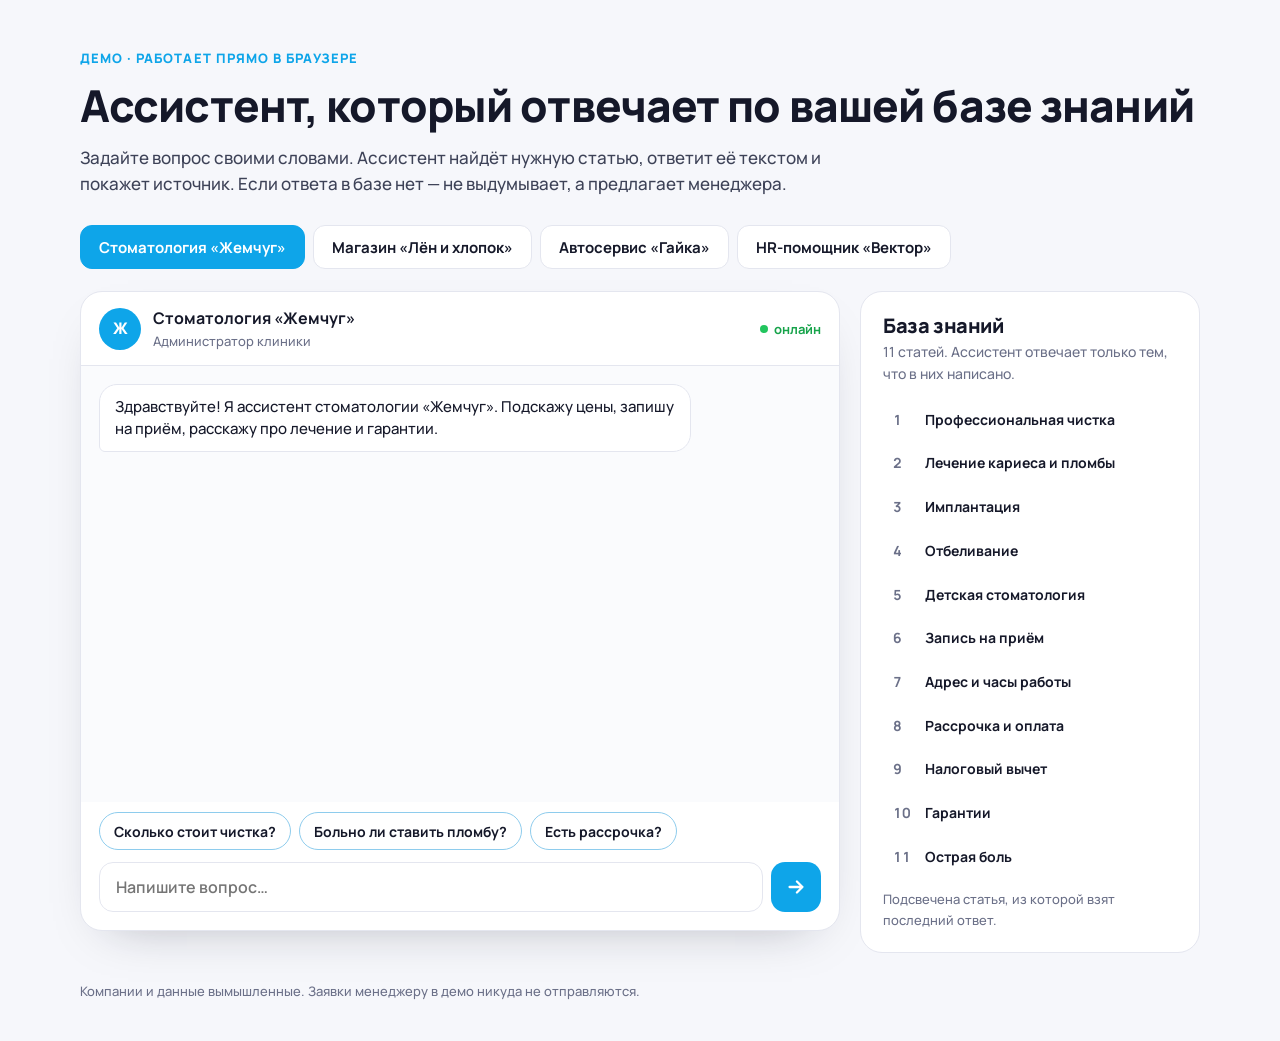
<file: index.html>
<!doctype html>
<html lang="ru">
<head>
    <meta charset="utf-8">
    <meta name="viewport" content="width=device-width, initial-scale=1">
    <title>Ассистенты по базе знаний — демо</title>
    <meta name="description" content="Онлайн-ассистенты, которые отвечают клиентам и сотрудникам по базе знаний компании и честно зовут менеджера, если ответа нет.">
    <link rel="preconnect" href="https://fonts.googleapis.com">
    <link rel="preconnect" href="https://fonts.gstatic.com" crossorigin>
    <link href="https://fonts.googleapis.com/css2?family=Manrope:wght@500;600;700;800&display=swap" rel="stylesheet">
    <link rel="stylesheet" href="styles.css">
</head>
<body>
<header class="top">
    <div class="wrap">
        <p class="eyebrow">Демо · работает прямо в браузере</p>
        <h1>Ассистент, который отвечает по&nbsp;вашей базе знаний</h1>
        <p class="lead">Задайте вопрос своими словами. Ассистент найдёт нужную статью, ответит её текстом и покажет источник. Если ответа в базе нет — не выдумывает, а предлагает менеджера.</p>
    </div>
</header>

<main class="wrap">
    <nav class="tabs" role="tablist" aria-label="Компании" id="tabs"></nav>
    <div class="layout">
        <section class="chat" aria-label="Чат с ассистентом">
            <div class="chat__head">
                <span class="ava" id="ava" aria-hidden="true"></span>
                <span><b id="botName"></b><small id="botRole"></small></span>
                <span class="online">онлайн</span>
            </div>
            <div class="chat__log" id="log" aria-live="polite"></div>
            <div class="chat__chips" id="chips"></div>
            <form class="chat__form" id="form">
                <label class="sr" for="input">Ваш вопрос</label>
                <input id="input" autocomplete="off" placeholder="Напишите вопрос…">
                <button type="submit" aria-label="Отправить"><svg viewBox="0 0 24 24" aria-hidden="true"><path d="M5 12h14M13 6l6 6-6 6"/></svg></button>
            </form>
        </section>
        <aside class="kb" aria-label="База знаний">
            <h2>База знаний</h2>
            <p class="muted" id="kbInfo"></p>
            <ol id="kbList"></ol>
            <p class="kb__note">Подсвечена статья, из которой взят последний ответ.</p>
        </aside>
    </div>
</main>

<footer class="foot wrap">Компании и данные вымышленные. Заявки менеджеру в демо никуда не отправляются.</footer>

<script src="assistant.js"></script>
<script src="app.js"></script>
</body>
</html>
</file>
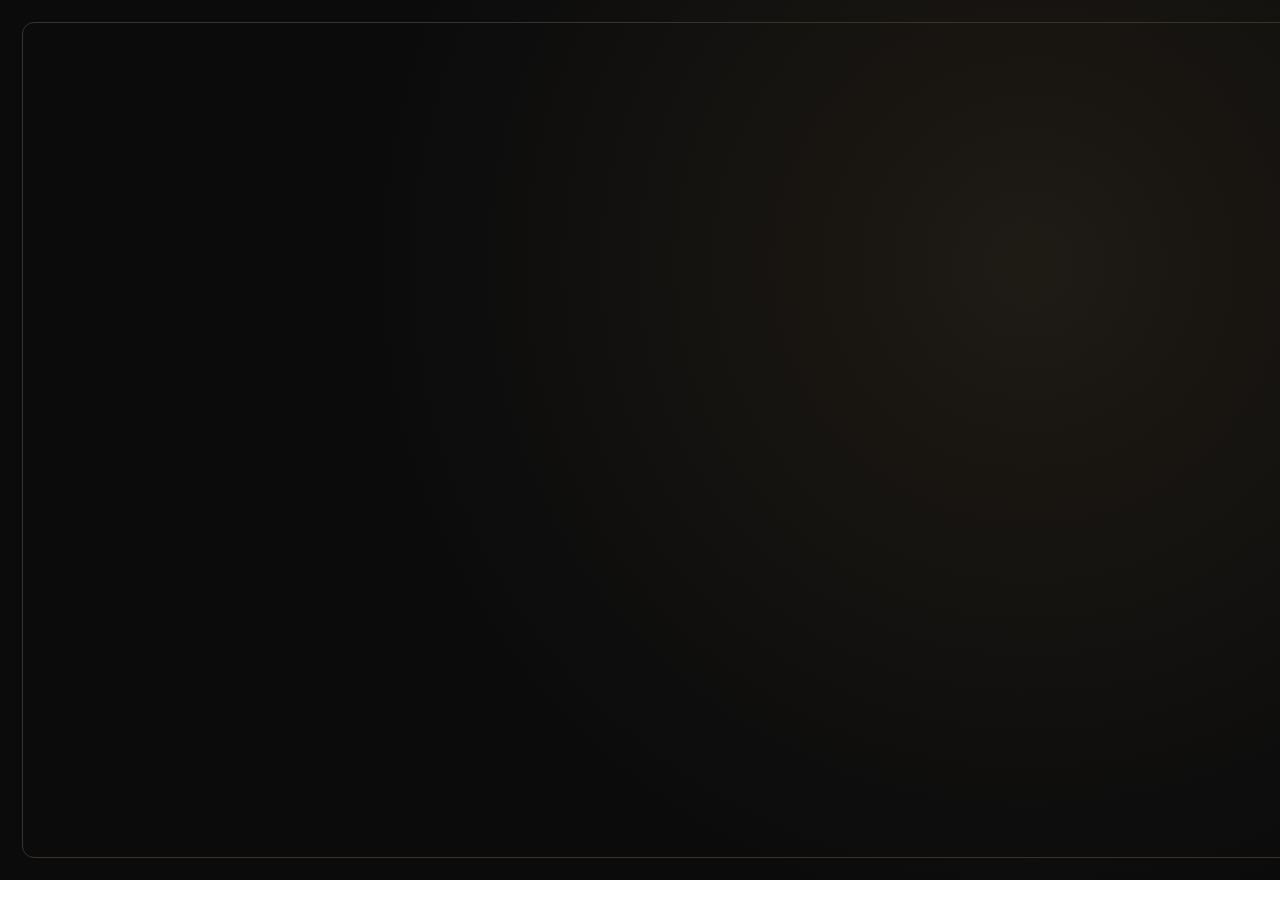
<file: render/card.html>
<!doctype html>
<html lang="ru">
<head>
<meta charset="utf-8">
<link href="https://fonts.googleapis.com/css2?family=Playfair+Display:ital,wght@0,700;1,700&family=Manrope:wght@500;600;700;800&display=swap" rel="stylesheet">
<style>
    * { box-sizing: border-box; margin: 0; }
    body { font-family: Manrope, sans-serif; }
    .card { position: relative; width: 1320px; height: 880px; overflow: hidden; display: grid; grid-template-columns: 430px 1fr; gap: 50px; align-items: center; padding: 0 0 0 80px; color: #f4efe6;
        background: radial-gradient(circle at 78% 30%, rgba(201, 163, 92, .1), transparent 55%), #0b0b0c; }
    .card { isolation: isolate; }
    .card::before { content: ""; position: absolute; z-index: -1; inset: 22px; border: 1px solid #3a3326; border-radius: 12px; pointer-events: none; }
    .tag { display: inline-flex; align-items: center; gap: 14px; font-weight: 700; font-size: 17px; letter-spacing: .16em; text-transform: uppercase; color: #c9a35c; }
    .tag i { order: 1; width: 48px; height: 1px; background: #c9a35c; }
    h1 { font: 700 50px/1.06 'Playfair Display', Georgia, serif; color: #f4efe6; margin: 26px 0 16px; }
    h1 em { font-style: italic; color: #c9a35c; }
    .sub { font-size: 20px; color: #9c968c; font-weight: 600; }
    ul { list-style: none; padding: 0; margin-top: 30px; display: grid; gap: 13px; }
    li { display: flex; align-items: center; gap: 12px; font-size: 20px; font-weight: 700; color: #f4efe6; }
    li::before { content: ""; width: 26px; height: 26px; flex: none; border-radius: 50%; background: #c9a35c url("data:image/svg+xml,%3Csvg xmlns='http://www.w3.org/2000/svg' viewBox='0 0 24 24' fill='none' stroke='%231a1408' stroke-width='3.5' stroke-linecap='round'%3E%3Cpath d='M20 6 9 17l-5-5'/%3E%3C/svg%3E") center / 14px no-repeat; }
    .badge { display: inline-block; margin-top: 30px; padding: 12px 18px; border-radius: 14px; border: 1px solid rgba(201, 163, 92, .5); font-size: 16px; font-weight: 700; color: #9c968c; }
    .badge b { color: #f4efe6; }
    .win { width: 760px; max-height: 820px; border-radius: 20px 0 0 0; overflow: hidden; background: #f6f7fb;
        box-shadow: 0 40px 80px -30px rgba(0,0,0,.75); border: 10px solid #f6f7fb; border-right: 0; border-bottom: 0; }
</style>
</head>
<body>
<div class="card" id="card"></div>
<script>
    window.renderCard = (m) => {
        document.documentElement.style.setProperty('--a', m.accent);
        document.getElementById('card').innerHTML = `
            <div>
                <span class="tag"><i></i>${m.tag}</span>
                <h1>${m.title}</h1>
                <p class="sub">${m.sub}</p>
                <ul>${m.features.map((f) => `<li>${f}</li>`).join('')}</ul>
                ${m.badge ? `<p class="badge">${m.badge}</p>` : ''}
            </div>
            <div class="win"><img src="${m.image}" style="display:block;width:${m.width || 750}px" alt=""></div>`;
    };
</script>
</body>
</html>
</file>
<file: styles.css>
:root {
    --bg: #f6f7fb;
    --card: #fff;
    --ink: #151829;
    --text: #3d4257;
    --muted: #6b7088;
    --line: #e4e6ef;
    --c: #0ea5e9; /* цвет текущей компании, задаётся из базы */
}
* { box-sizing: border-box; }
body { margin: 0; font: 500 16px/1.55 Manrope, system-ui, sans-serif; color: var(--text); background: var(--bg); }
h1, h2 { color: var(--ink); margin: 0; letter-spacing: -.02em; line-height: 1.15; text-wrap: balance; }
h1 { font-size: clamp(28px, 4vw, 44px); font-weight: 800; }
h2 { font-size: 20px; font-weight: 800; }
p { margin: 0; }
.wrap { width: min(1120px, 100% - 32px); margin-inline: auto; }
.muted { color: var(--muted); }
.sr { position: absolute; width: 1px; height: 1px; overflow: hidden; clip: rect(0 0 0 0); }
:focus-visible { outline: 3px solid var(--c); outline-offset: 2px; border-radius: 8px; }

.top { padding: 48px 0 28px; }
.eyebrow { font-size: 13px; font-weight: 800; letter-spacing: .08em; text-transform: uppercase; color: var(--c); margin-bottom: 12px; }
.lead { margin-top: 14px; max-width: 46em; font-size: 17px; }

.tabs { display: flex; gap: 8px; overflow-x: auto; padding-bottom: 4px; margin-bottom: 18px; }
.tabs button { flex: none; min-height: 44px; padding: 0 18px; border: 1.5px solid var(--line); border-radius: 12px; background: var(--card); color: var(--ink); font: 700 15px Manrope, sans-serif; cursor: pointer; transition: .2s; }
.tabs button[aria-selected=true] { background: var(--c); border-color: var(--c); color: #fff; }

.layout { display: grid; grid-template-columns: 1fr 340px; gap: 20px; align-items: start; }

.chat { display: flex; flex-direction: column; height: 640px; background: var(--card); border: 1px solid var(--line); border-radius: 22px; overflow: hidden; box-shadow: 0 20px 50px -30px rgba(21, 24, 41, .35); }
.chat__head { display: flex; align-items: center; gap: 12px; padding: 14px 18px; border-bottom: 1px solid var(--line); }
.chat__head b { display: block; color: var(--ink); }
.chat__head small { display: block; color: var(--muted); font-size: 13px; }
.ava { display: grid; place-items: center; flex: none; width: 42px; height: 42px; border-radius: 50%; background: var(--c); color: #fff; font-weight: 800; }
.online { margin-left: auto; font-size: 13px; font-weight: 700; color: #16a34a; display: inline-flex; align-items: center; gap: 6px; }
.online::before { content: ""; width: 8px; height: 8px; border-radius: 50%; background: #22c55e; }

.chat__log { flex: 1; overflow-y: auto; padding: 18px; display: flex; flex-direction: column; gap: 10px; background: #fafbfd; }
.msg { max-width: 82%; padding: 11px 15px; border-radius: 18px; font-size: 15px; line-height: 1.45; animation: pop .2s ease-out; }
.msg--bot { align-self: flex-start; background: var(--card); border: 1px solid var(--line); border-bottom-left-radius: 6px; color: var(--ink); }
.msg--me { align-self: flex-end; background: var(--c); color: #fff; border-bottom-right-radius: 6px; }
.msg__src { display: block; margin-top: 8px; padding-top: 8px; border-top: 1px dashed var(--line); font-size: 12px; font-weight: 700; color: var(--muted); }
.msg__src b { color: var(--c); }
.typing { display: inline-flex; gap: 4px; padding: 14px 16px; }
.typing i { width: 7px; height: 7px; border-radius: 50%; background: #b5b9cc; animation: dot 1s infinite; }
.typing i:nth-child(2) { animation-delay: .15s; }
.typing i:nth-child(3) { animation-delay: .3s; }

.chat__chips { display: flex; flex-wrap: wrap; gap: 8px; padding: 10px 18px 0; }
.chip { min-height: 38px; padding: 0 14px; border: 1.5px solid color-mix(in srgb, var(--c) 40%, var(--line)); border-radius: 99px; background: var(--card); color: var(--ink); font: 700 14px Manrope, sans-serif; cursor: pointer; transition: .2s; }
.chip:hover { background: color-mix(in srgb, var(--c) 10%, #fff); }
.chip--ghost { border-color: var(--line); color: var(--muted); }

.chat__form { display: flex; gap: 8px; padding: 12px 18px 18px; }
.chat__form input { flex: 1; min-height: 50px; border: 1.5px solid var(--line); border-radius: 14px; padding: 0 16px; font: 600 16px Manrope, sans-serif; color: var(--ink); }
.chat__form input:focus { outline: none; border-color: var(--c); }
.chat__form button { width: 50px; border: 0; border-radius: 14px; background: var(--c); cursor: pointer; }
.chat__form svg { width: 22px; height: 22px; fill: none; stroke: #fff; stroke-width: 2.5; stroke-linecap: round; stroke-linejoin: round; vertical-align: middle; }

.kb { background: var(--card); border: 1px solid var(--line); border-radius: 22px; padding: 22px; }
.kb .muted { font-size: 14px; margin-top: 4px; }
.kb ol { list-style: none; padding: 0; margin: 16px 0 0; display: grid; gap: 6px; counter-reset: k; }
.kb li { counter-increment: k; display: flex; gap: 10px; padding: 8px 10px; border-radius: 10px; font-size: 14px; font-weight: 700; color: var(--ink); transition: background .3s; }
.kb li::before { content: counter(k); width: 22px; flex: none; color: var(--muted); font-variant-numeric: tabular-nums; }
.kb li.is-hit { background: color-mix(in srgb, var(--c) 14%, #fff); color: var(--ink); box-shadow: inset 3px 0 0 var(--c); }
.kb__note { margin-top: 14px; font-size: 13px; color: var(--muted); }

.foot { padding: 28px 0 40px; font-size: 13px; color: var(--muted); }

@keyframes pop { from { opacity: 0; transform: translateY(4px); } }
@keyframes dot { 50% { opacity: .3; transform: translateY(-2px); } }
@media (max-width: 860px) {
    .layout { grid-template-columns: 1fr; }
    .chat { height: 70vh; min-height: 480px; }
    .msg { max-width: 90%; }
}
@media (prefers-reduced-motion: reduce) { * { animation: none !important; transition: none !important; } }
</file>
